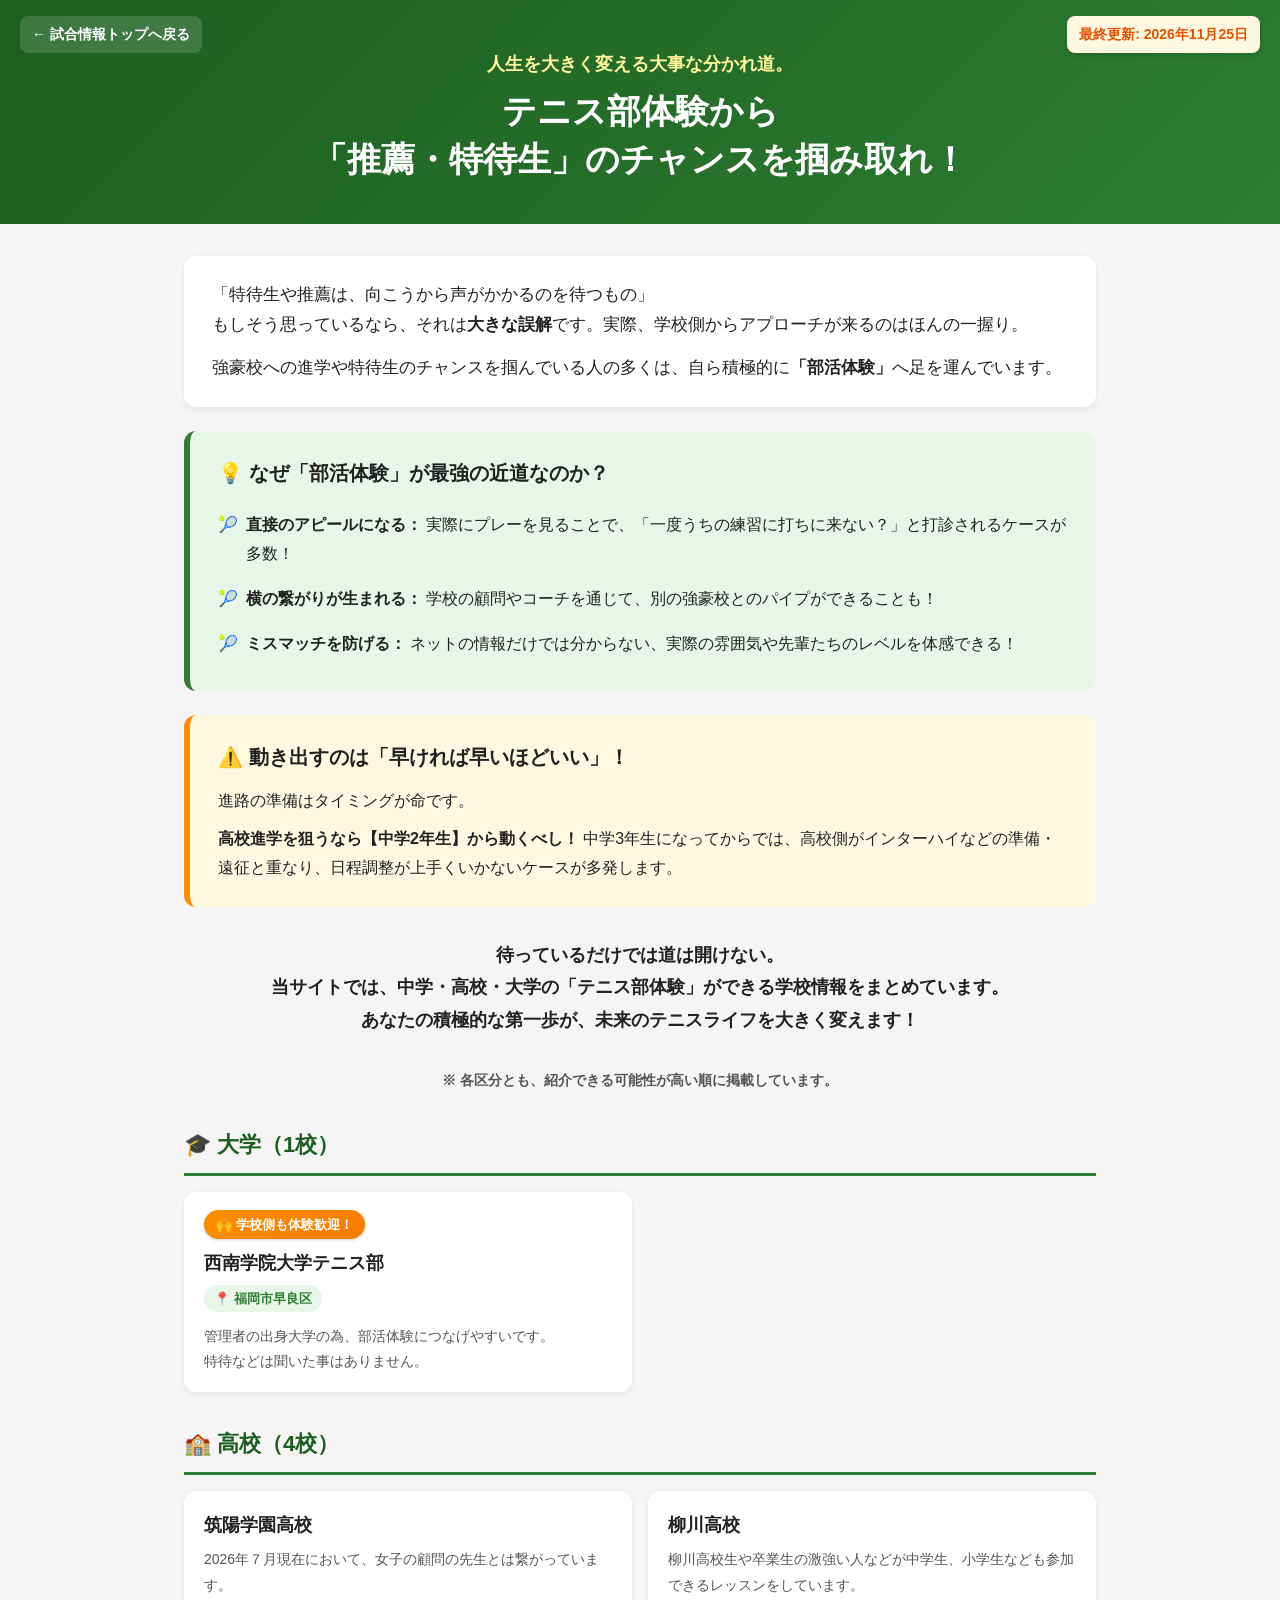
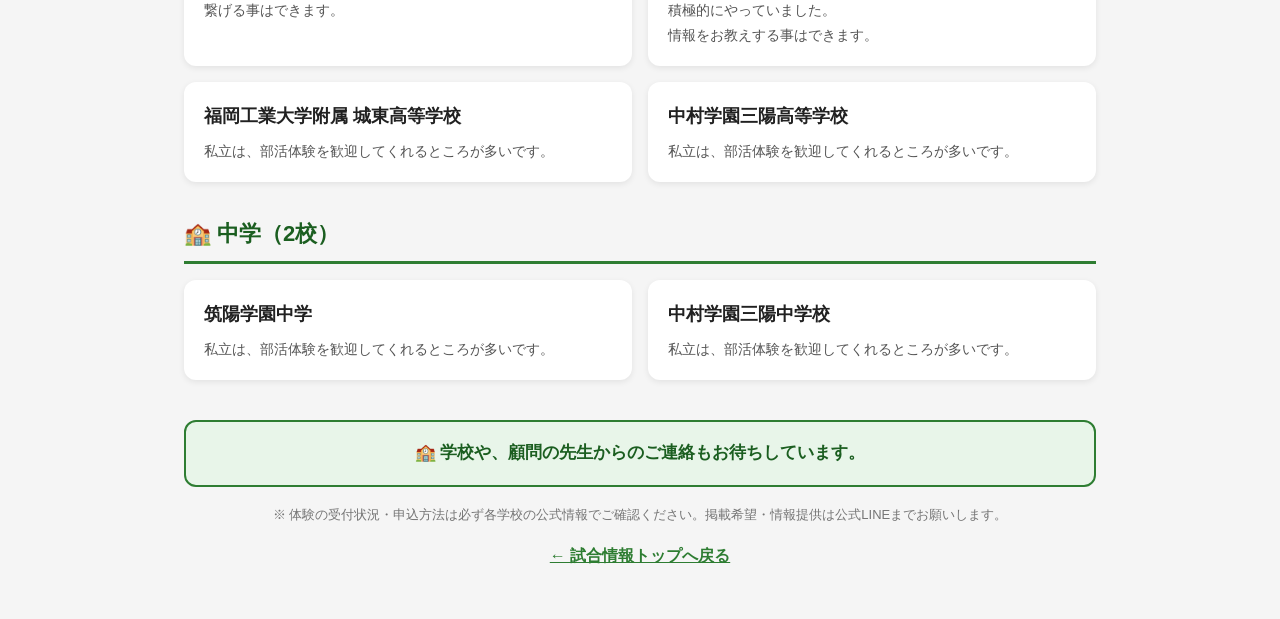
<file: docs/taiken.html>
<!DOCTYPE html>
<html lang="ja">
<head>
    <meta charset="UTF-8">
    <meta name="viewport" content="width=1200">
    <title>テニス部体験で推薦・特待のチャンスを掴む｜福岡＋αテニス試合情報</title>
    <style>
        * { margin:0; padding:0; box-sizing:border-box; }
        body { font-family:"Hiragino Kaku Gothic ProN","Yu Gothic","Meiryo",sans-serif;
               background:#F5F5F5; color:#212121; line-height:1.8; }
        .t-header { position:relative; text-align:center; padding:48px 24px 40px;
                    background:linear-gradient(135deg,#1B5E20,#2E7D32); color:#fff; }
        .update-badge { position:absolute; top:16px; right:20px;
                        background:#FFF8E1; color:#E65100; padding:6px 12px;
                        border-radius:8px; font-size:14px; font-weight:700;
                        box-shadow:0 2px 4px rgba(0,0,0,0.15); }
        .back-link { position:absolute; top:16px; left:20px; color:#fff;
                     font-size:14px; font-weight:600; text-decoration:none;
                     background:rgba(255,255,255,0.15); padding:6px 12px; border-radius:8px; }
        .back-link:hover { background:rgba(255,255,255,0.3); }
        .t-lead { font-size:18px; font-weight:700; color:#FFF59D; margin-bottom:8px; }
        .t-title { font-size:34px; font-weight:900; line-height:1.4; }
        .t-main { max-width:960px; margin:0 auto; padding:32px 24px 48px; }
        .t-intro { background:#fff; border-radius:12px; padding:24px 28px;
                   box-shadow:0 2px 6px rgba(0,0,0,0.08); font-size:17px; }
        .t-intro p + p { margin-top:12px; }
        .t-box { border-radius:12px; padding:24px 28px; margin-top:24px; font-size:16px; }
        .t-box h2 { font-size:20px; margin-bottom:12px; }
        .t-why { background:#E8F5E9; border-left:6px solid #2E7D32; }
        .t-why ul { list-style:none; }
        .t-why li { padding:8px 0 8px 28px; position:relative; }
        .t-why li::before { content:"🎾"; position:absolute; left:0; }
        .t-timing { background:#FFF8E1; border-left:6px solid #FF8F00; }
        .t-timing p + p { margin-top:10px; }
        .t-cta { text-align:center; font-size:18px; font-weight:700; margin:32px 0; }
        .t-schools { margin-top:32px; }
        .t-type-head { font-size:22px; font-weight:900; color:#1B5E20;
                       border-bottom:3px solid #2E7D32; padding-bottom:8px; margin-bottom:16px; }
        .school-grid { display:grid; grid-template-columns:repeat(2,1fr); gap:16px; }
        .school-card { background:#fff; border-radius:12px; padding:18px 20px;
                       box-shadow:0 2px 6px rgba(0,0,0,0.08); }
        .school-name { display:block; font-size:18px; font-weight:800; color:#1565C0;
                       text-decoration:none; margin-bottom:4px; }
        a.school-name:hover { text-decoration:underline; }
        span.school-name { color:#212121; }
        .school-area { display:inline-block; font-size:13px; font-weight:600;
                       color:#2E7D32; background:#E8F5E9; padding:2px 10px;
                       border-radius:999px; margin-bottom:6px; }
        .school-notes { font-size:14px; color:#555; margin-top:6px; white-space:pre-line; }
        .school-welcome { display:inline-block; font-size:13px; font-weight:800;
                          color:#fff; background:linear-gradient(135deg,#FF8F00,#F57C00);
                          padding:3px 12px; border-radius:999px; margin-bottom:8px;
                          box-shadow:0 1px 3px rgba(0,0,0,0.2); }
        .t-order-note { font-size:14px; font-weight:600; color:#555;
                        text-align:center; margin-top:8px; }
        .t-empty { background:#fff; border-radius:12px; padding:20px;
                   color:#757575; text-align:center; }
        .t-contact { margin-top:40px; text-align:center; font-size:17px; font-weight:800;
                     color:#1B5E20; background:#E8F5E9; border:2px solid #2E7D32;
                     border-radius:12px; padding:16px 20px; }
        .t-note { margin-top:16px; font-size:13px; color:#757575; text-align:center; }
        .t-back { text-align:center; margin-top:16px; }
        .t-back a { color:#2E7D32; font-weight:700; }
        @media (max-width:768px) {
            .school-grid { grid-template-columns:1fr; }
            .t-title { font-size:26px; }
            .update-badge { position:static; display:inline-block; margin-bottom:8px; }
        }
    </style>
    <!-- Google tag (gtag.js) -->
    <script async src="https://www.googletagmanager.com/gtag/js?id=G-NSLGBGFZLZ"></script>
    <script>
      window.dataLayer = window.dataLayer || [];
      function gtag(){dataLayer.push(arguments);}
      gtag('js', new Date());
      gtag('config', 'G-NSLGBGFZLZ');
    </script>
</head>
<body>
    <header class="t-header">
        <div class="update-badge">最終更新: 2026年11月25日</div>
        <a class="back-link" href="index.html">← 試合情報トップへ戻る</a>
        <p class="t-lead">人生を大きく変える大事な分かれ道。</p>
        <h1 class="t-title">テニス部体験から<br>「推薦・特待生」のチャンスを掴み取れ！</h1>
    </header>
    <main class="t-main">
        <section class="t-intro">
            <p>「特待生や推薦は、向こうから声がかかるのを待つもの」<br>もしそう思っているなら、それは<strong>大きな誤解</strong>です。実際、学校側からアプローチが来るのはほんの一握り。</p>
            <p>強豪校への進学や特待生のチャンスを掴んでいる人の多くは、自ら積極的に<strong>「部活体験」</strong>へ足を運んでいます。</p>
        </section>
        <section class="t-box t-why">
            <h2>💡 なぜ「部活体験」が最強の近道なのか？</h2>
            <ul>
                <li><strong>直接のアピールになる：</strong> 実際にプレーを見ることで、「一度うちの練習に打ちに来ない？」と打診されるケースが多数！</li>
                <li><strong>横の繋がりが生まれる：</strong> 学校の顧問やコーチを通じて、別の強豪校とのパイプができることも！</li>
                <li><strong>ミスマッチを防げる：</strong> ネットの情報だけでは分からない、実際の雰囲気や先輩たちのレベルを体感できる！</li>
            </ul>
        </section>
        <section class="t-box t-timing">
            <h2>⚠️ 動き出すのは「早ければ早いほどいい」！</h2>
            <p>進路の準備はタイミングが命です。</p>
            <p><strong>高校進学を狙うなら【中学2年生】から動くべし！</strong> 中学3年生になってからでは、高校側がインターハイなどの準備・遠征と重なり、日程調整が上手くいかないケースが多発します。</p>
        </section>
        <p class="t-cta">待っているだけでは道は開けない。<br>当サイトでは、中学・高校・大学の「テニス部体験」ができる学校情報をまとめています。<br><strong>あなたの積極的な第一歩が、未来のテニスライフを大きく変えます！</strong></p>
        <p class="t-order-note">※ 各区分とも、紹介できる可能性が高い順に掲載しています。</p>
        <section class="t-schools">
            <h2 class="t-type-head">🎓 大学（1校）</h2>
            <div class="school-grid">
            <div class="school-card">
                <span class="school-welcome">🙌 学校側も体験歓迎！</span>
                <span class="school-name">西南学院大学テニス部</span>
                <span class="school-area">📍 福岡市早良区</span>
                <p class="school-notes">管理者の出身大学の為、部活体験につなげやすいです。
特待などは聞いた事はありません。</p>
            </div>
            </div>
        </section>
        <section class="t-schools">
            <h2 class="t-type-head">🏫 高校（4校）</h2>
            <div class="school-grid">
            <div class="school-card">
                <span class="school-name">筑陽学園高校</span>
                <p class="school-notes">2026年７月現在において、女子の顧問の先生とは繋がっています。
繋げる事はできます。</p>
            </div>
            <div class="school-card">
                <span class="school-name">柳川高校</span>
                <p class="school-notes">柳川高校生や卒業生の激強い人などが中学生、小学生なども参加できるレッスンをしています。
積極的にやっていました。
情報をお教えする事はできます。</p>
            </div>
            <div class="school-card">
                <span class="school-name">福岡工業大学附属  城東高等学校</span>
                <p class="school-notes">私立は、部活体験を歓迎してくれるところが多いです。</p>
            </div>
            <div class="school-card">
                <span class="school-name">中村学園三陽高等学校</span>
                <p class="school-notes">私立は、部活体験を歓迎してくれるところが多いです。</p>
            </div>
            </div>
        </section>
        <section class="t-schools">
            <h2 class="t-type-head">🏫 中学（2校）</h2>
            <div class="school-grid">
            <div class="school-card">
                <span class="school-name">筑陽学園中学</span>
                <p class="school-notes">私立は、部活体験を歓迎してくれるところが多いです。</p>
            </div>
            <div class="school-card">
                <span class="school-name">中村学園三陽中学校</span>
                <p class="school-notes">私立は、部活体験を歓迎してくれるところが多いです。</p>
            </div>
            </div>
        </section>
        <p class="t-contact">🏫 学校や、顧問の先生からのご連絡もお待ちしています。</p>
        <p class="t-note">※ 体験の受付状況・申込方法は必ず各学校の公式情報でご確認ください。掲載希望・情報提供は公式LINEまでお願いします。</p>
        <p class="t-back"><a href="index.html">← 試合情報トップへ戻る</a></p>
    </main>
</body>
</html>
</file>
